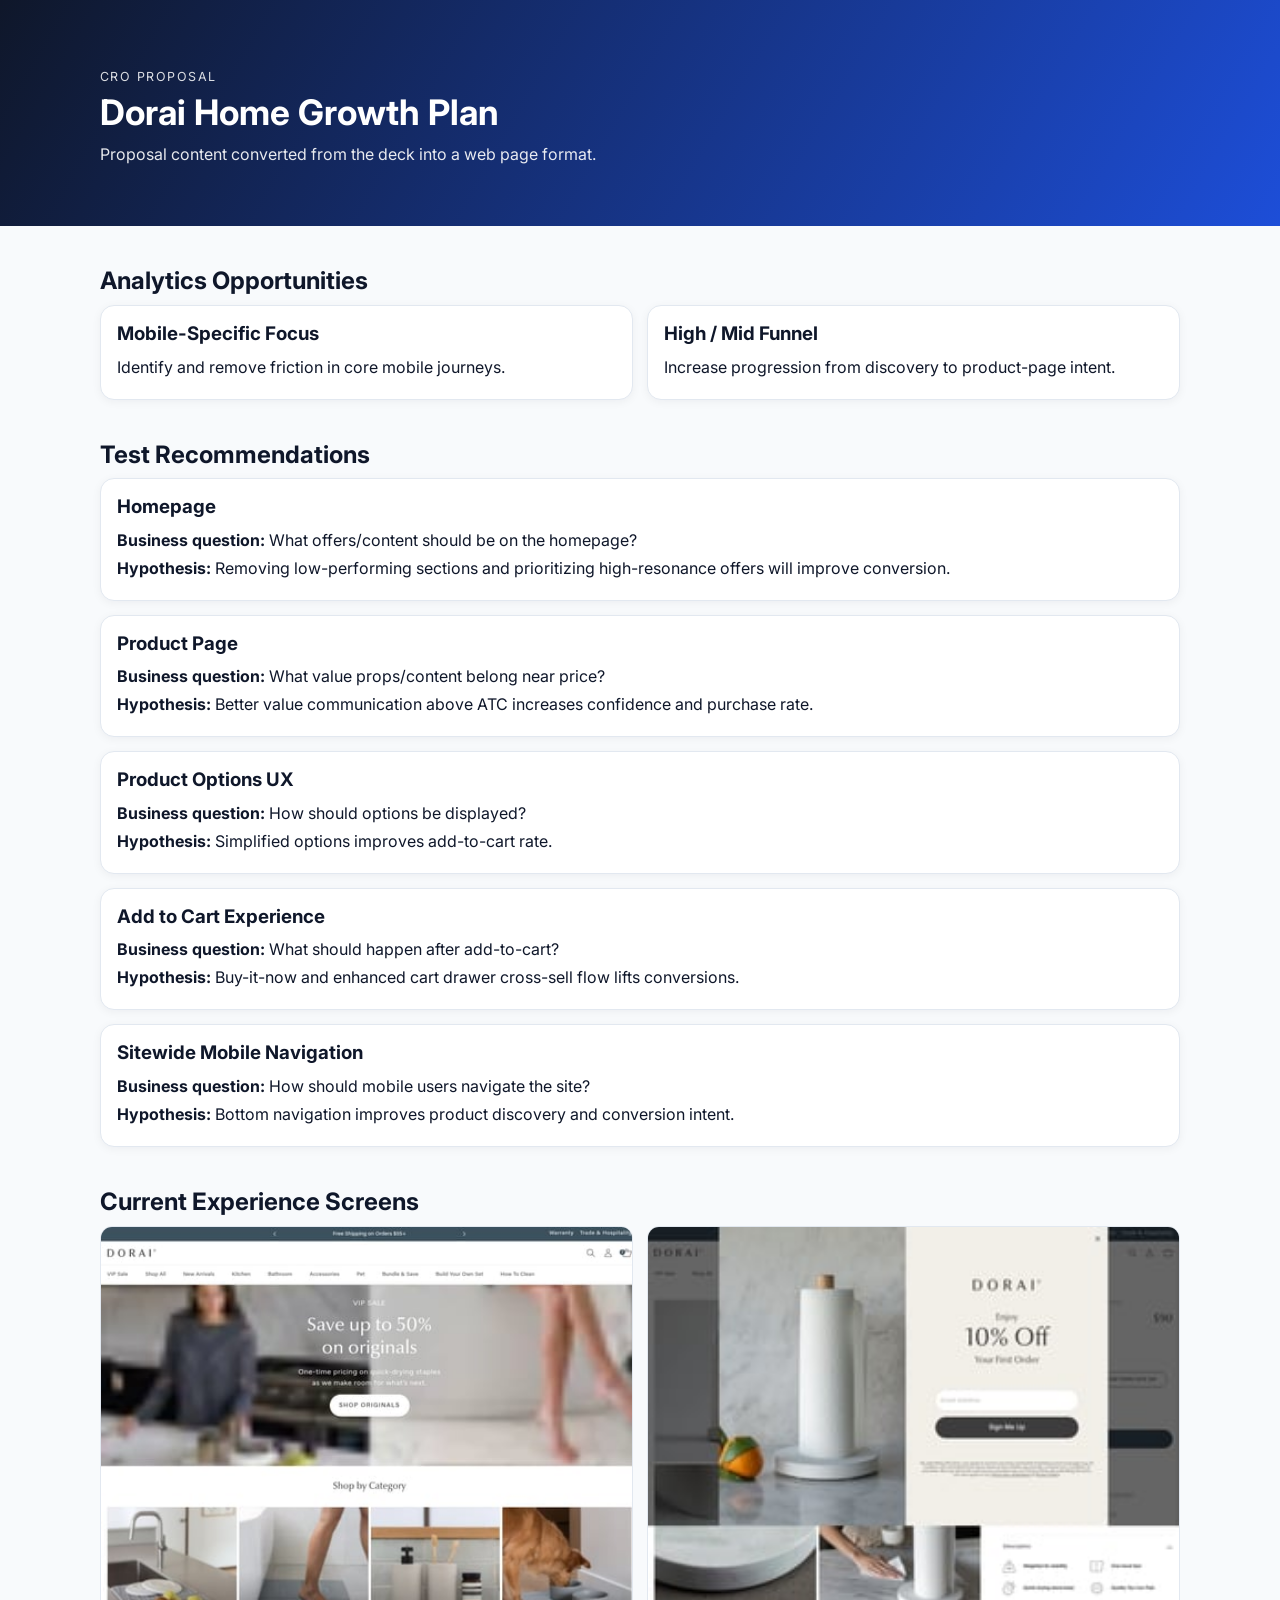
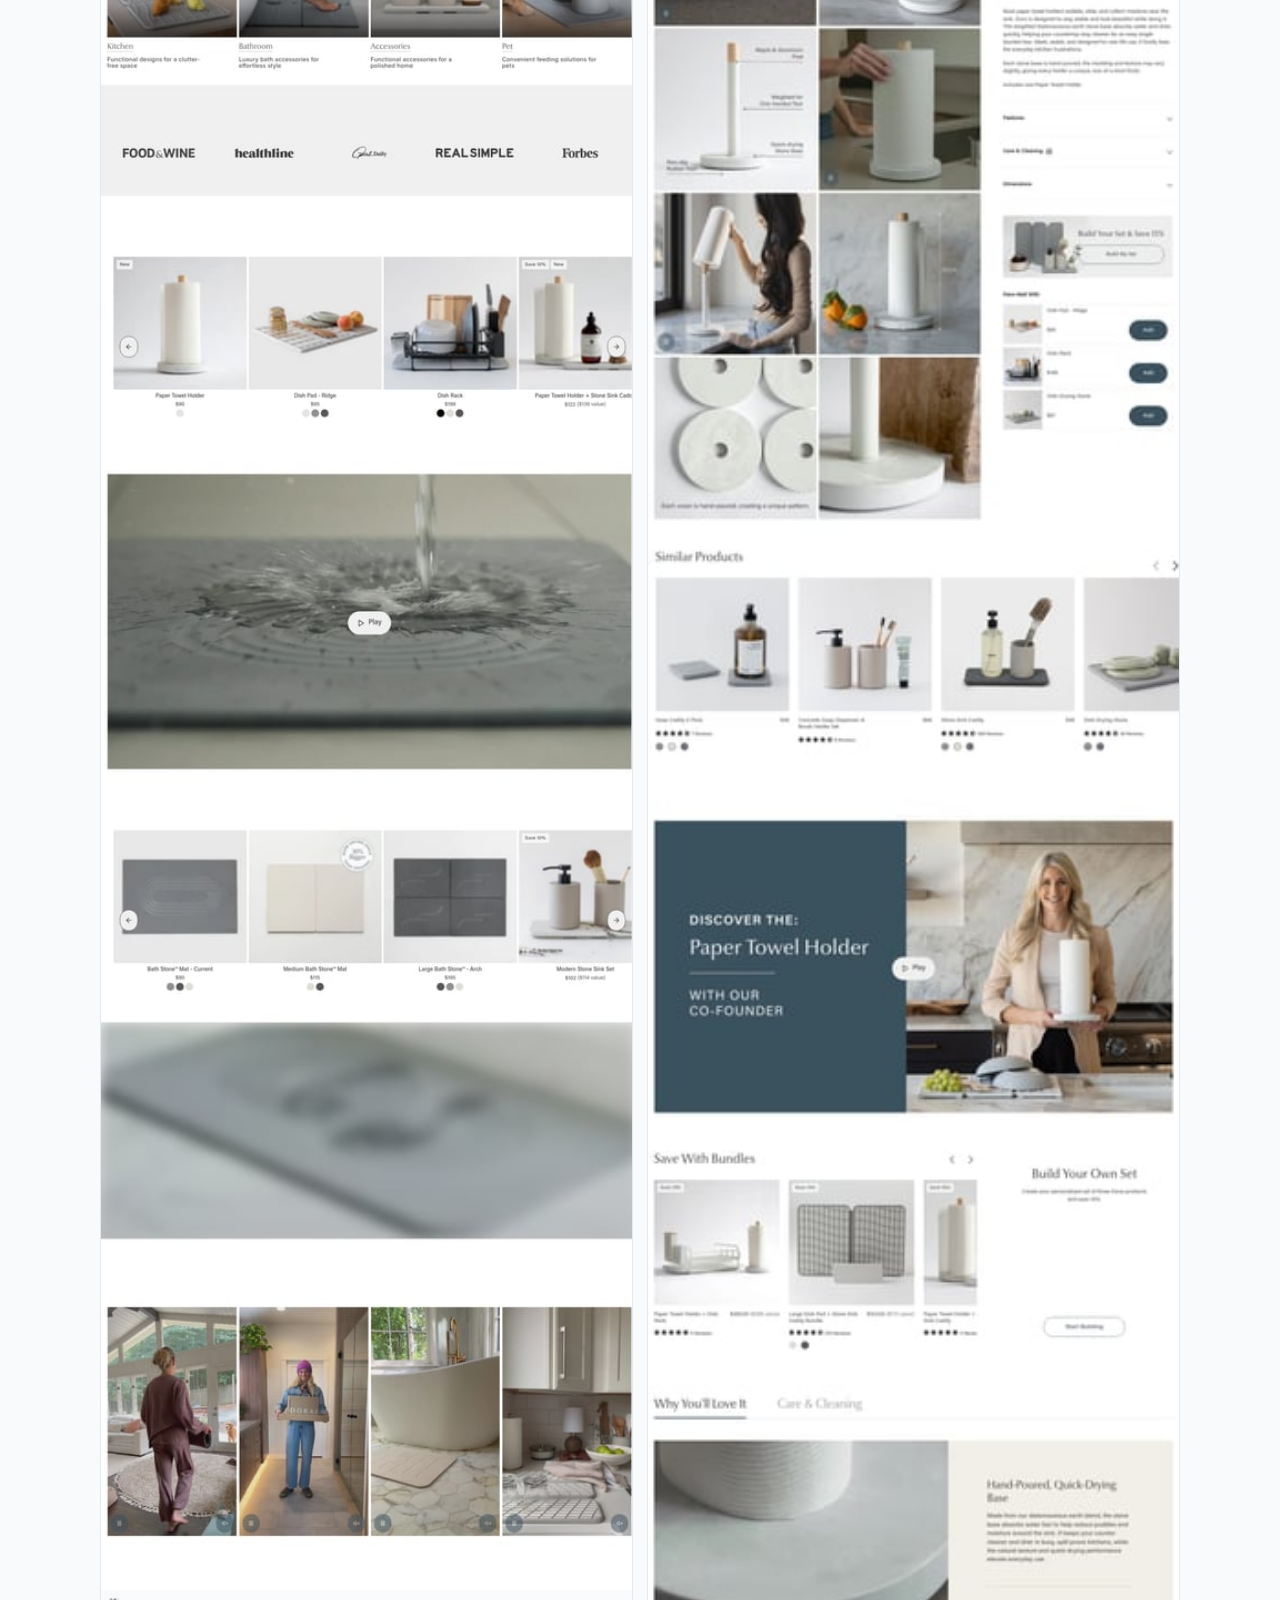
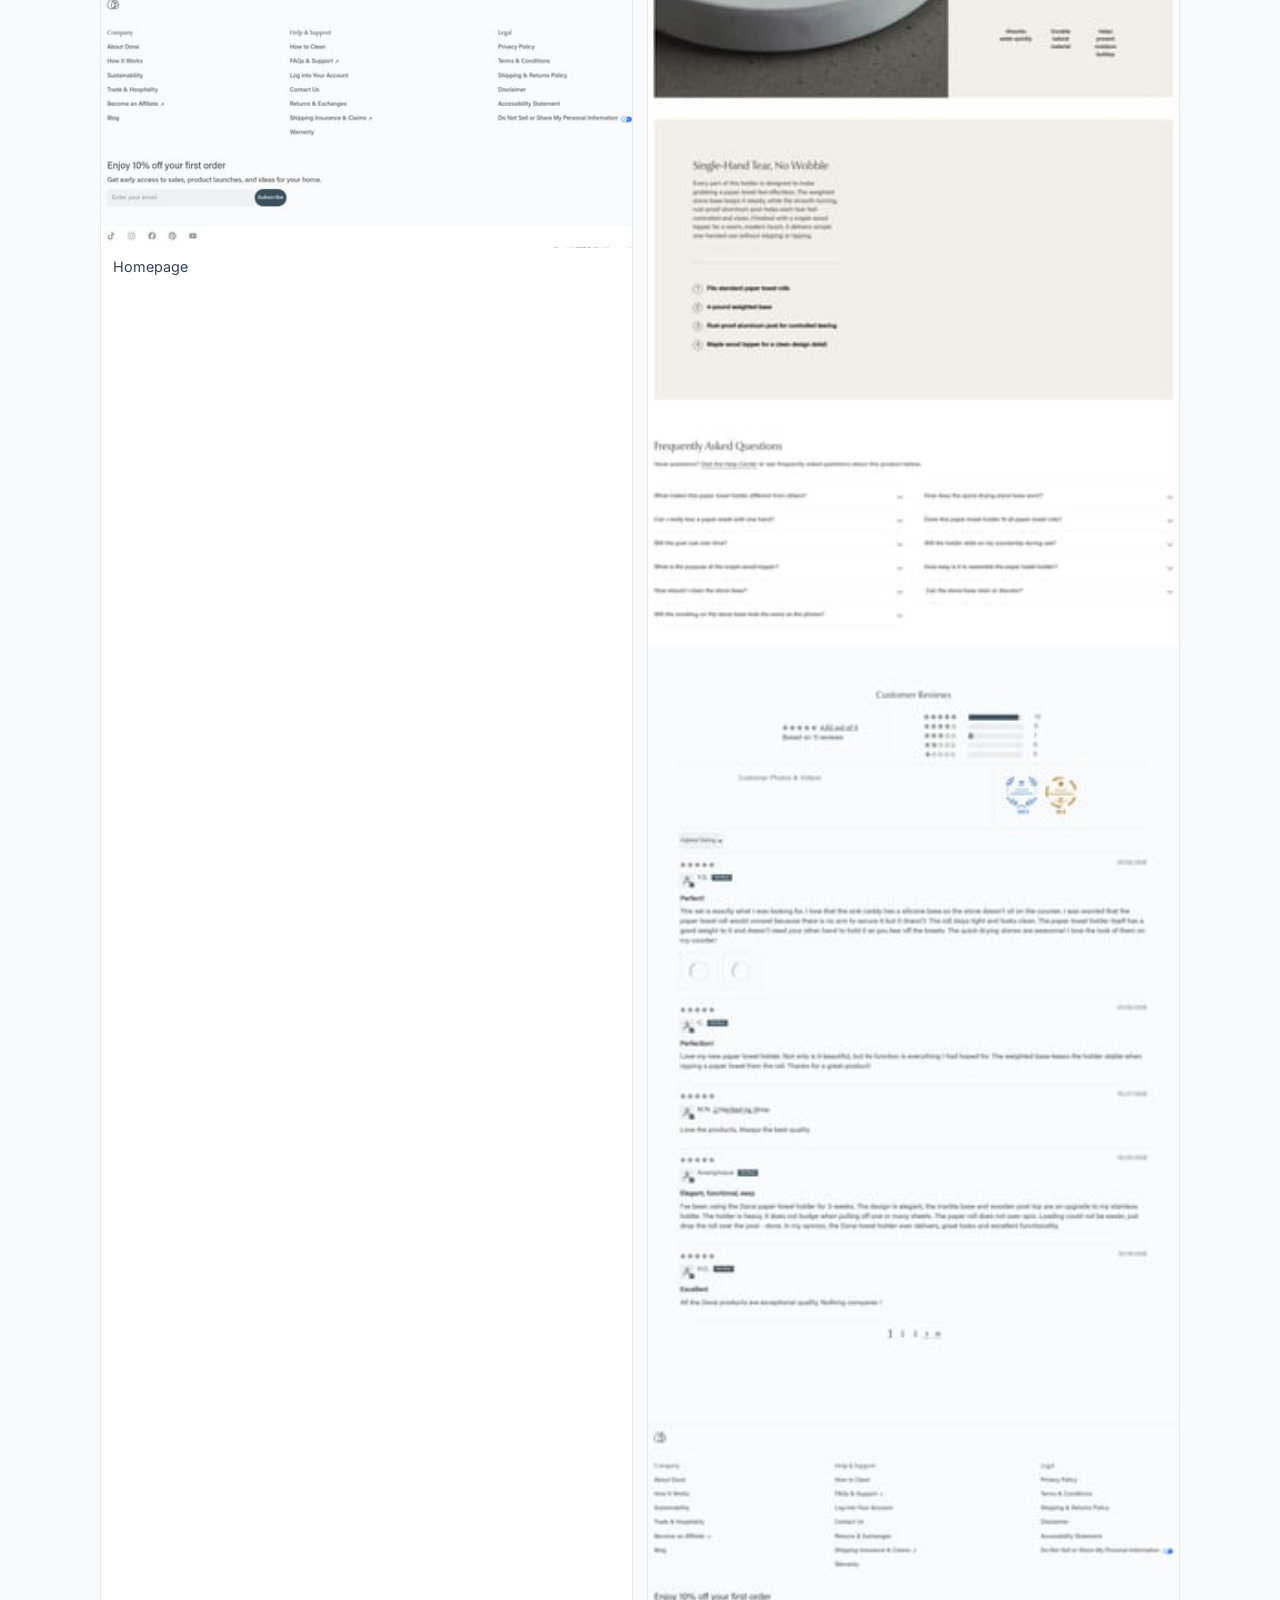
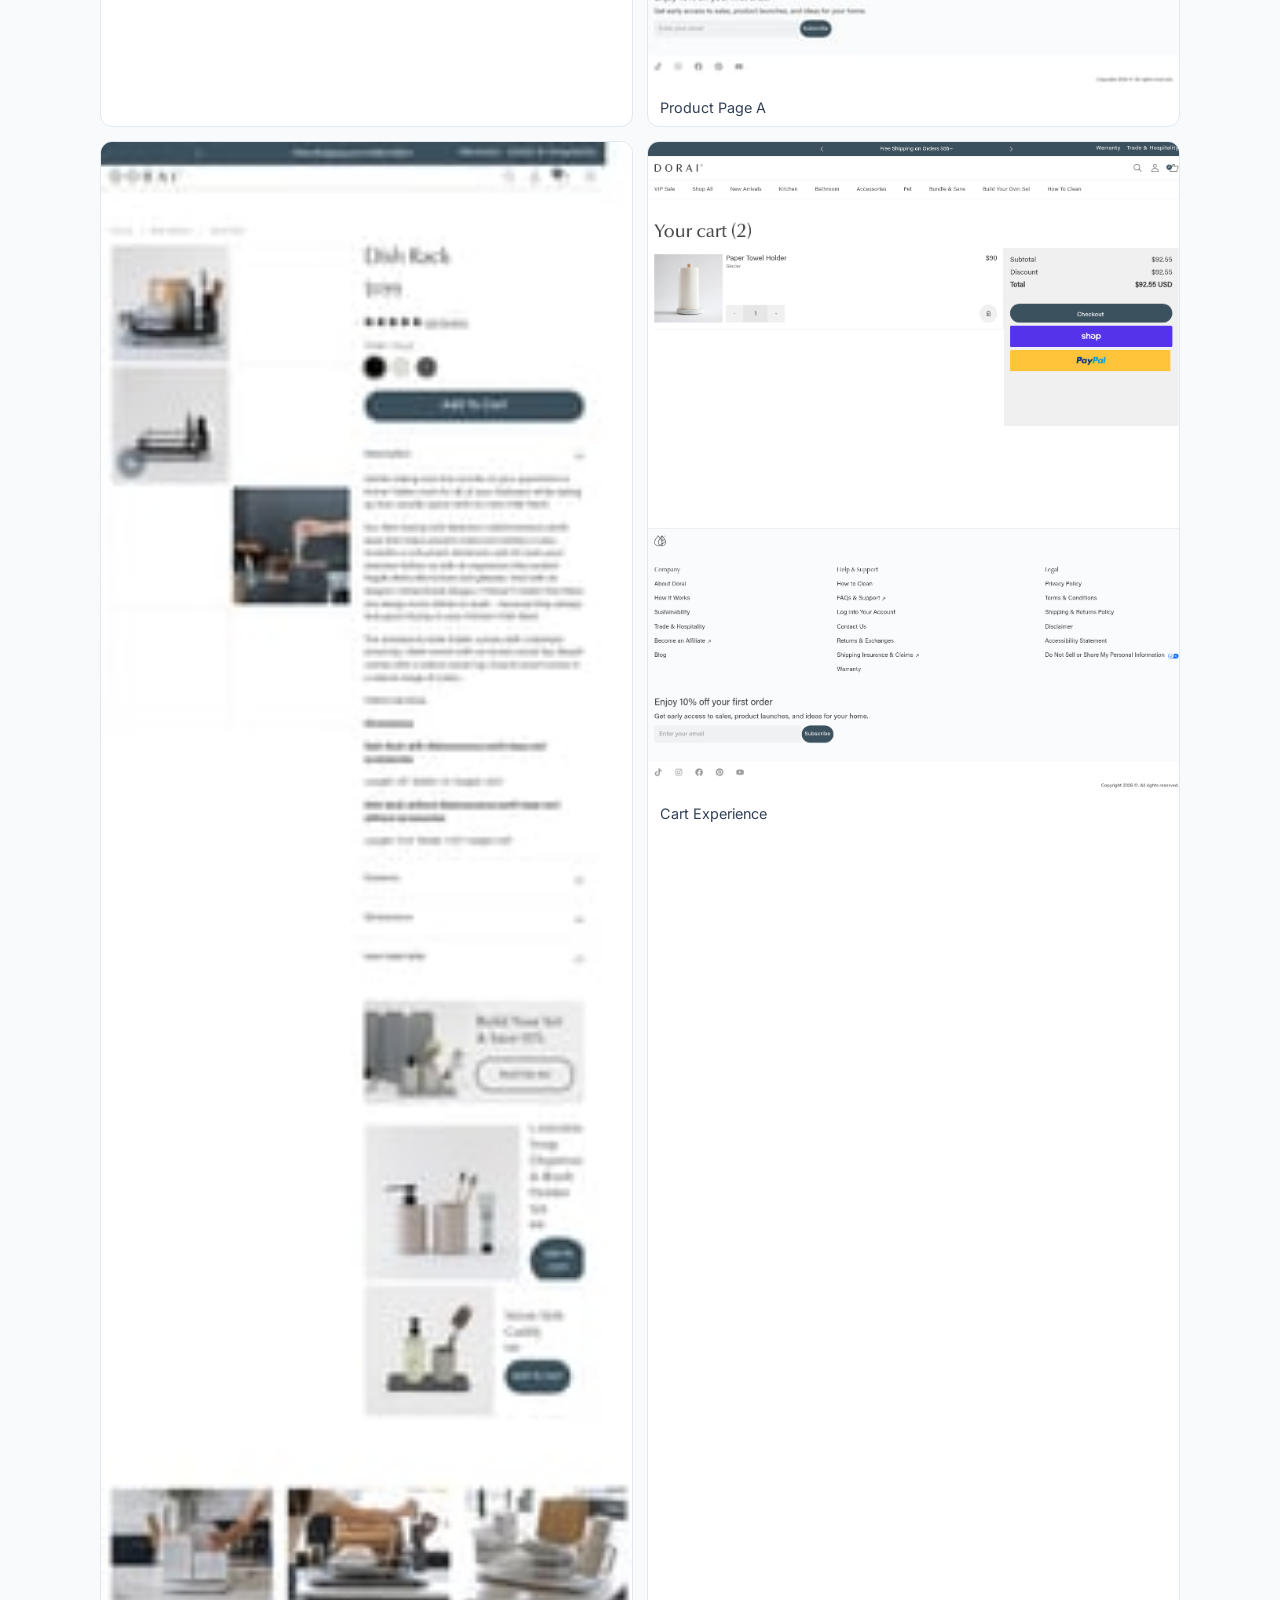
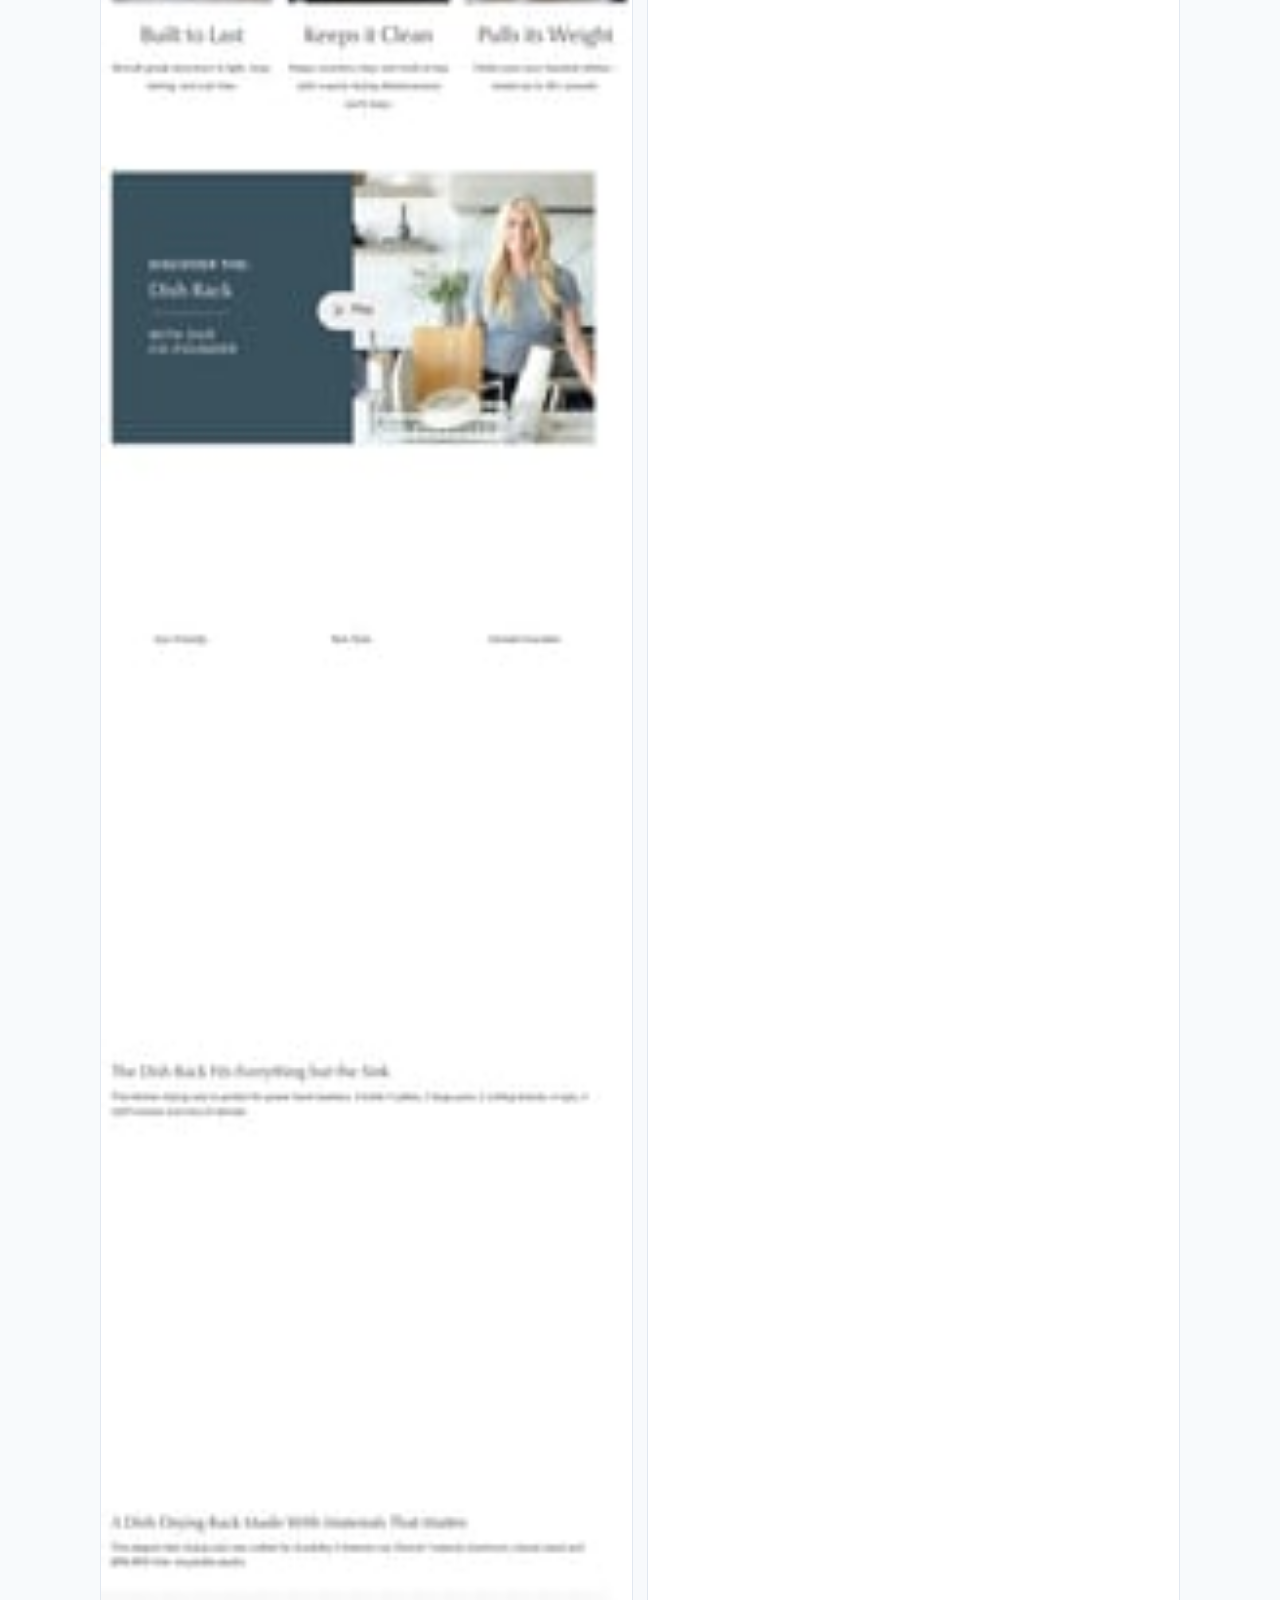
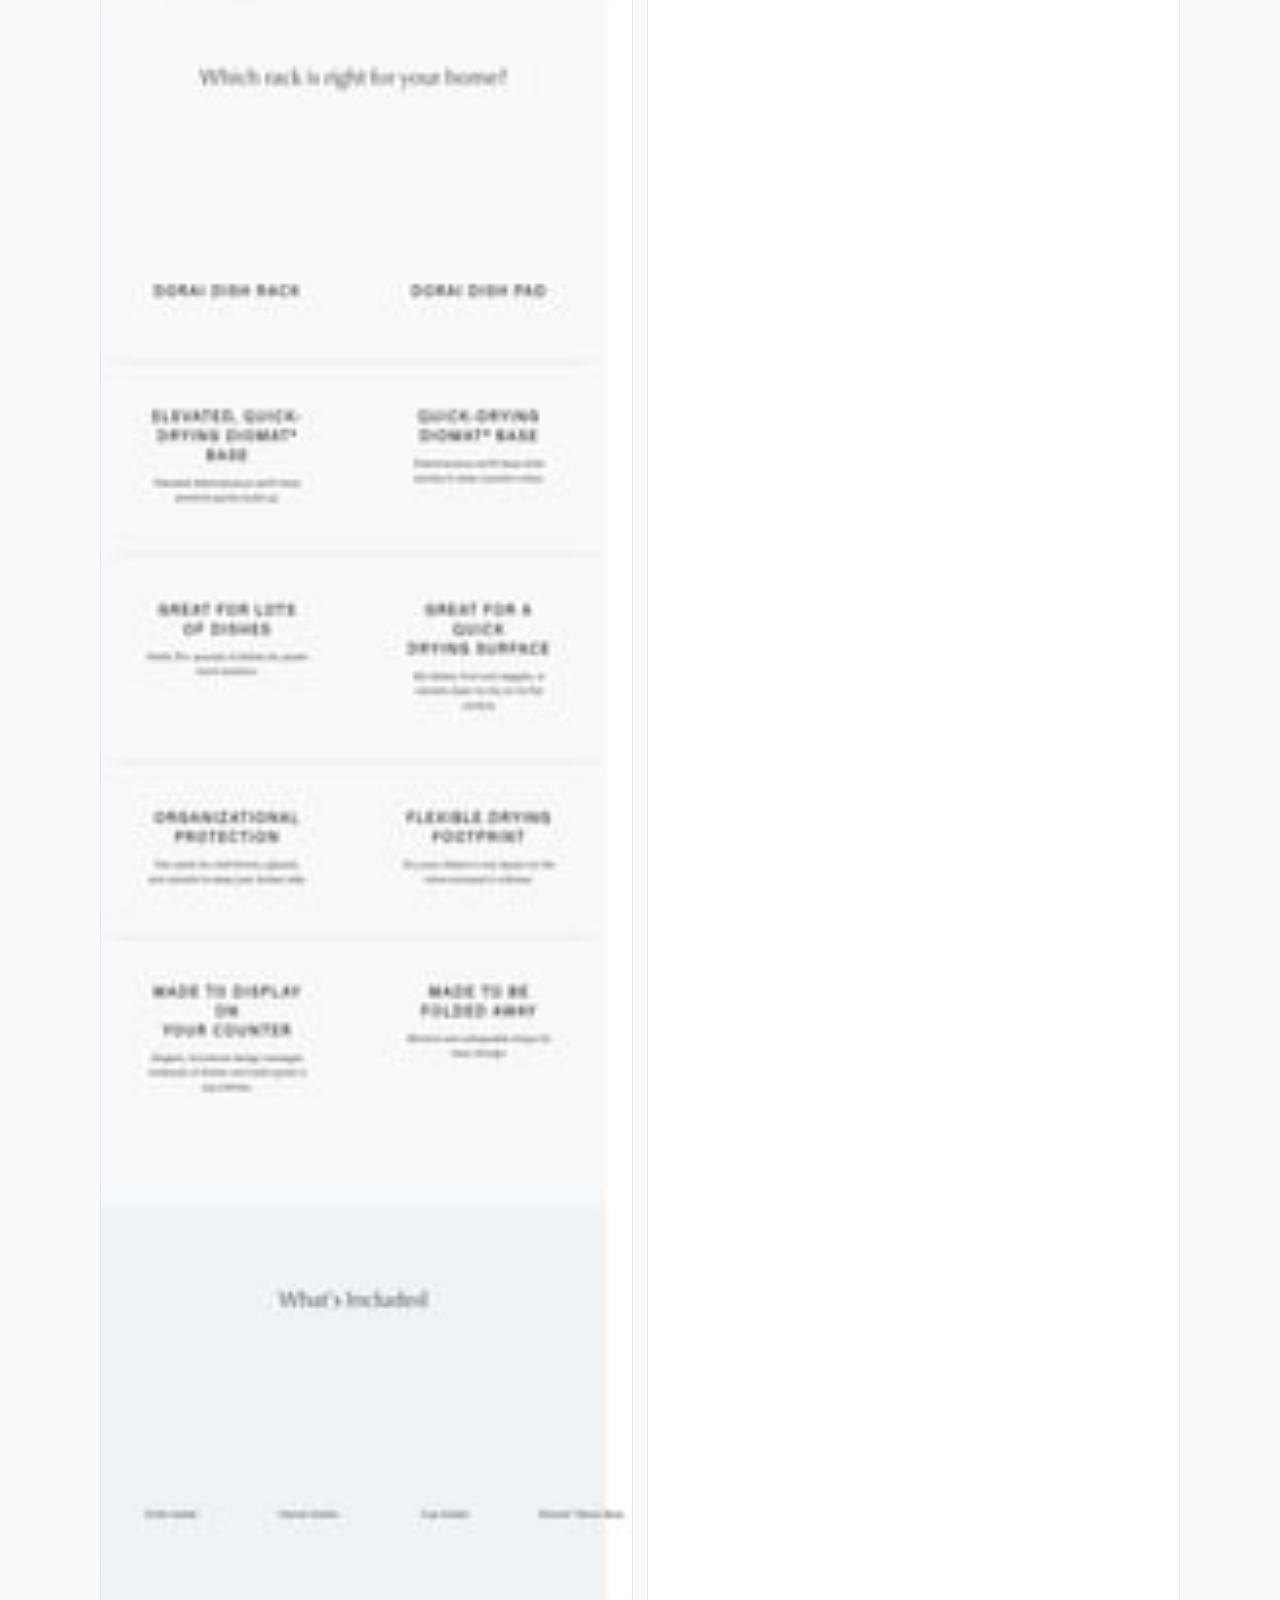
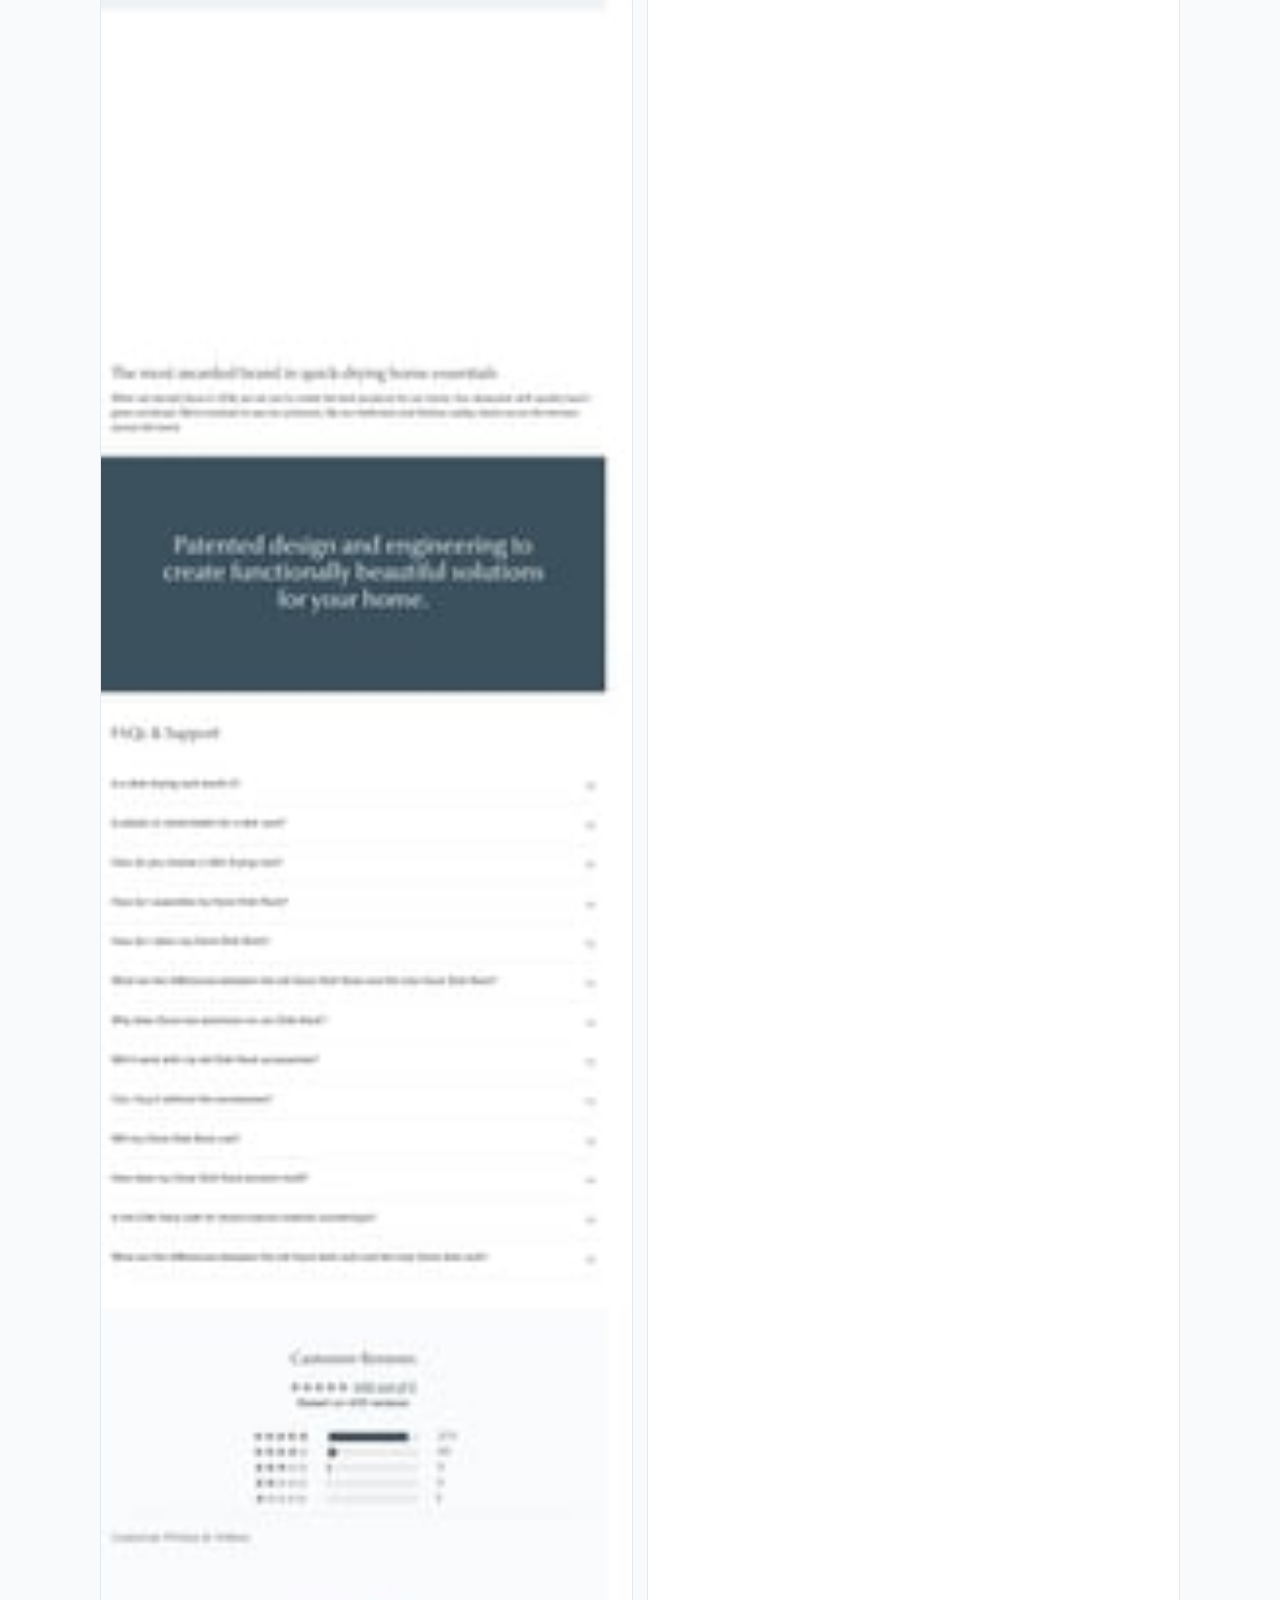
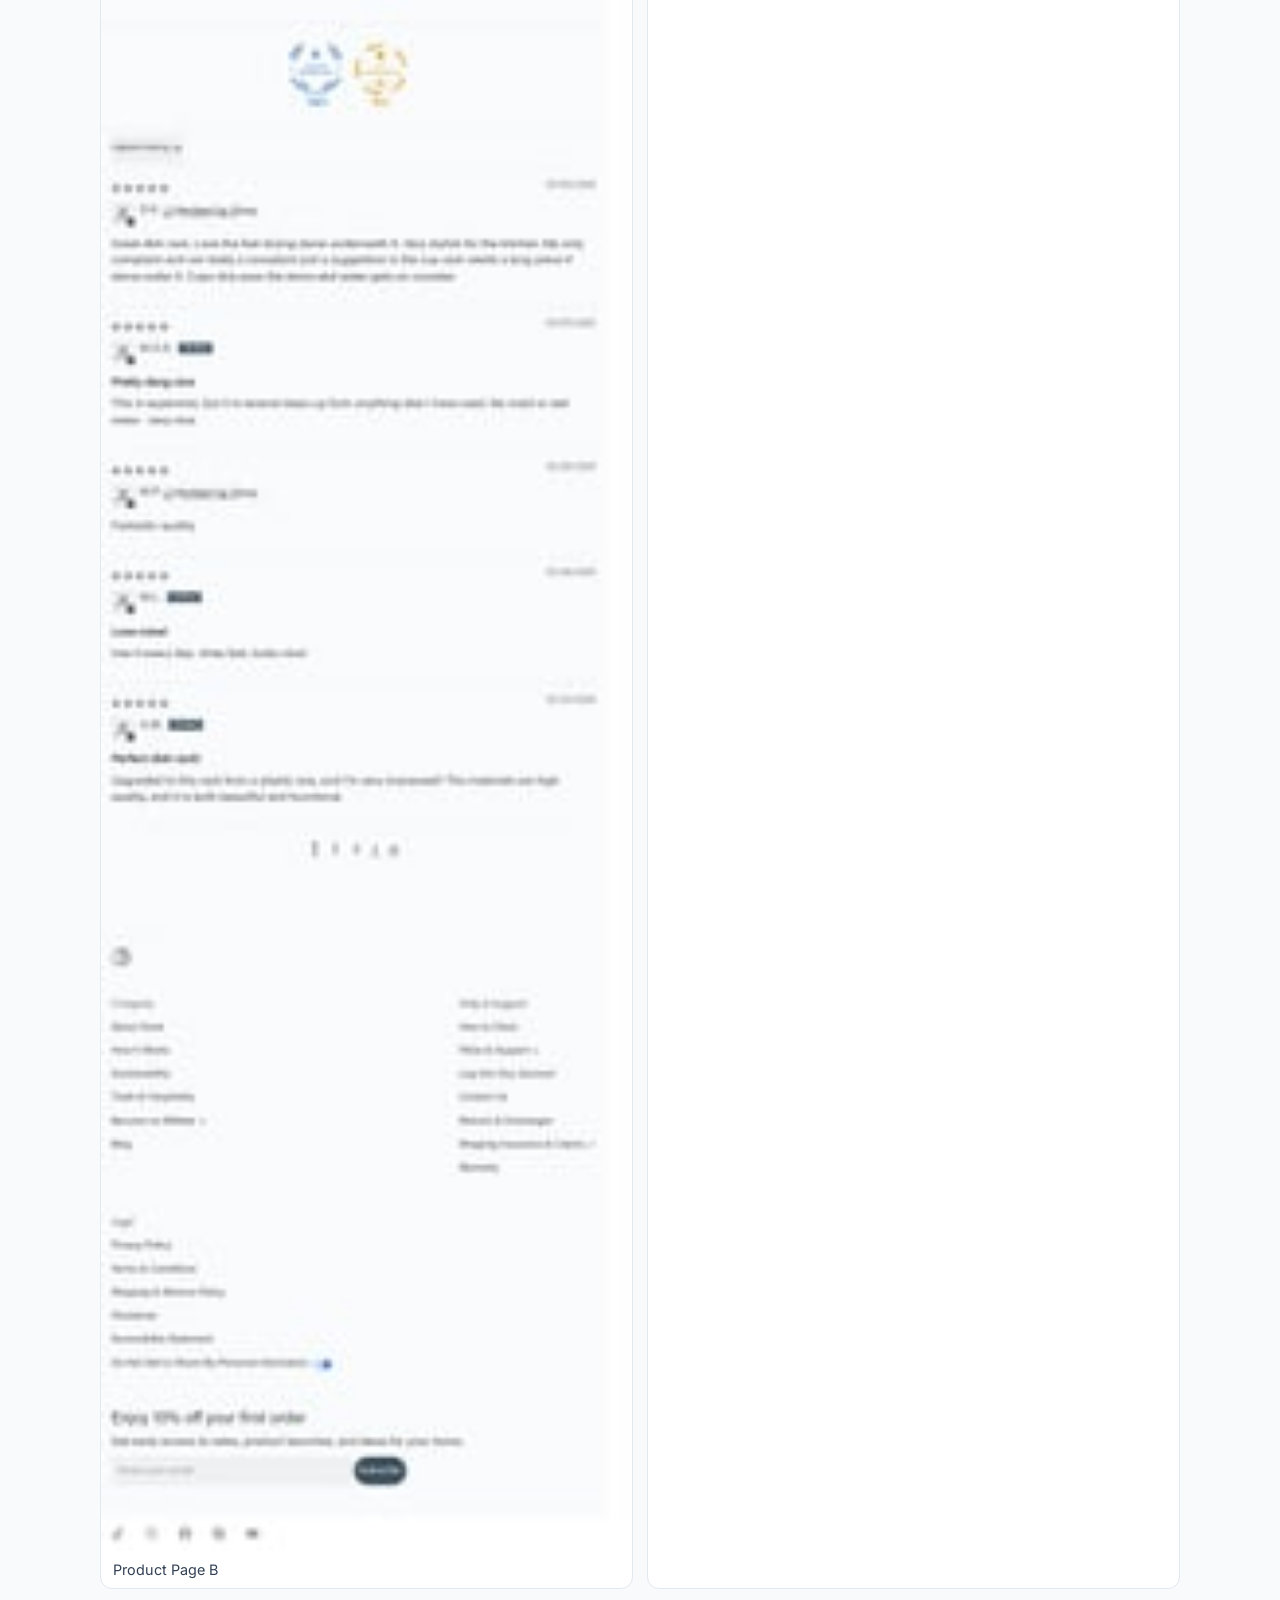
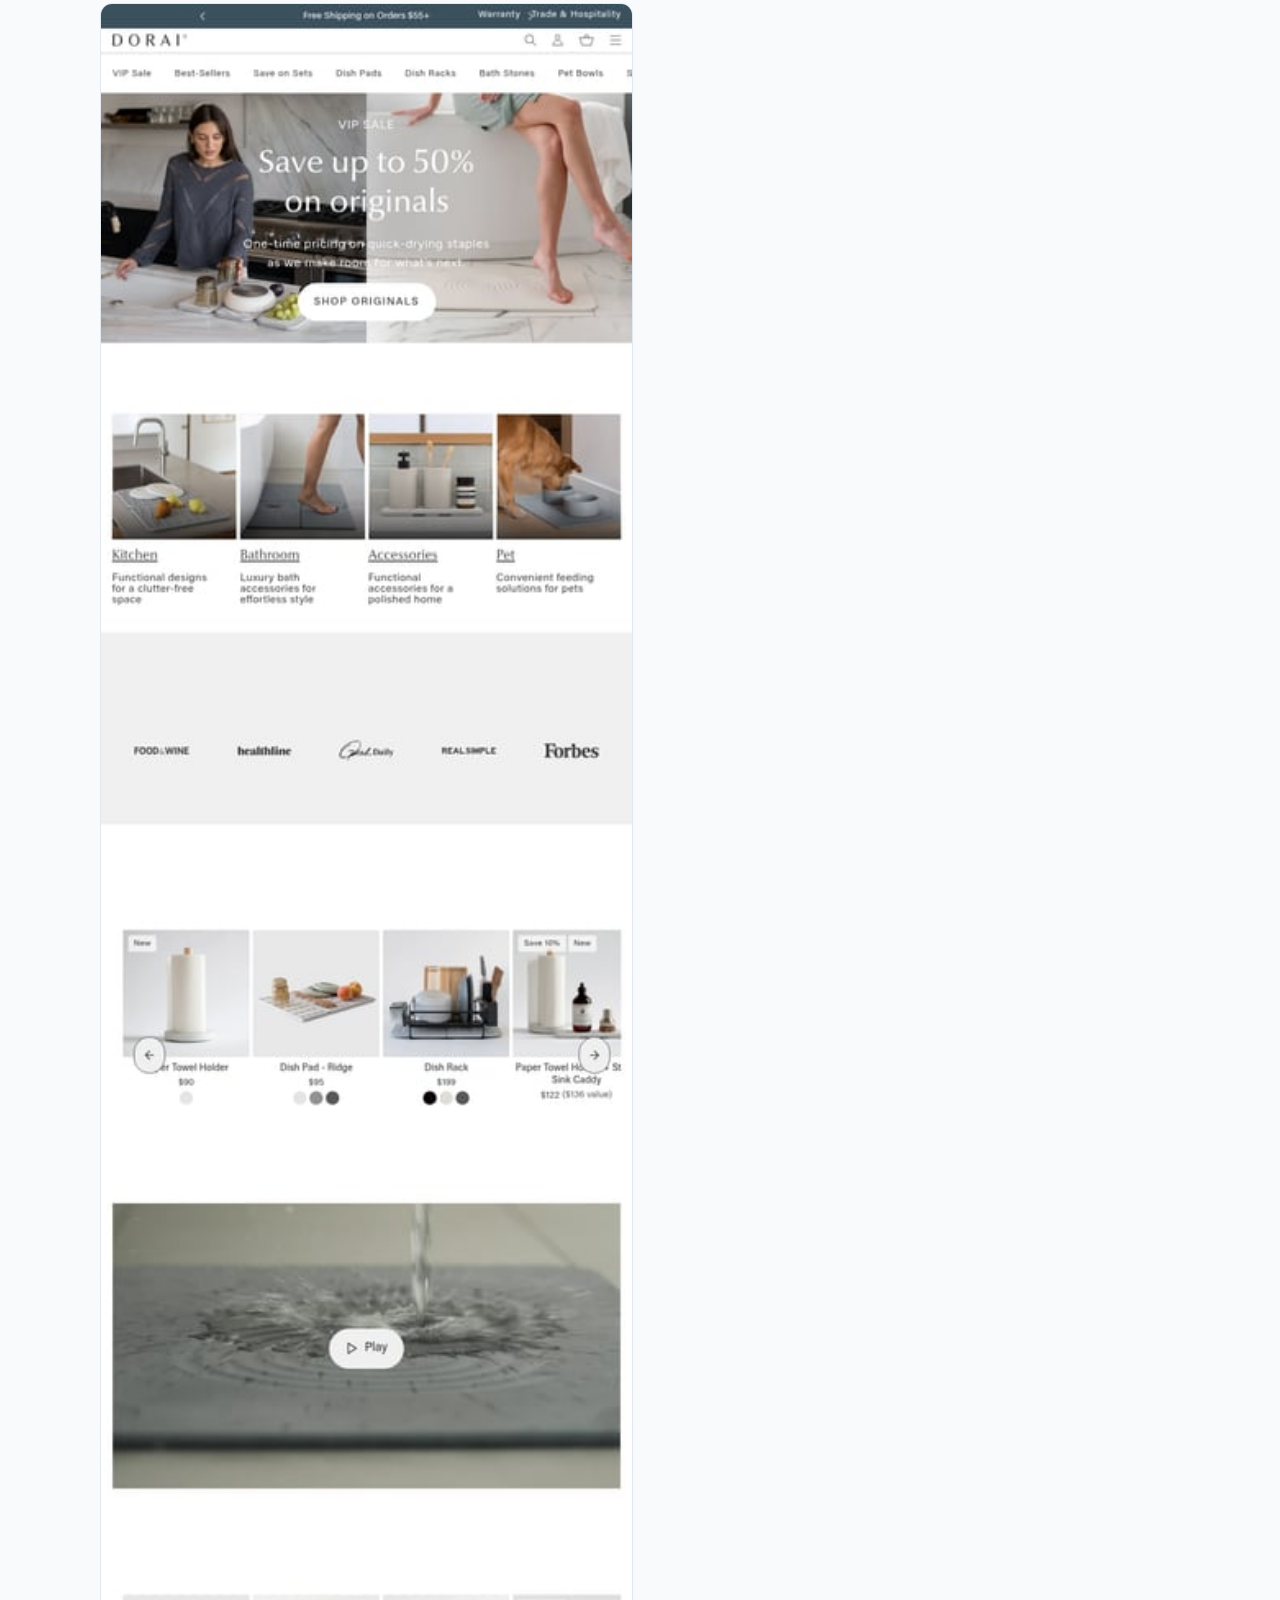
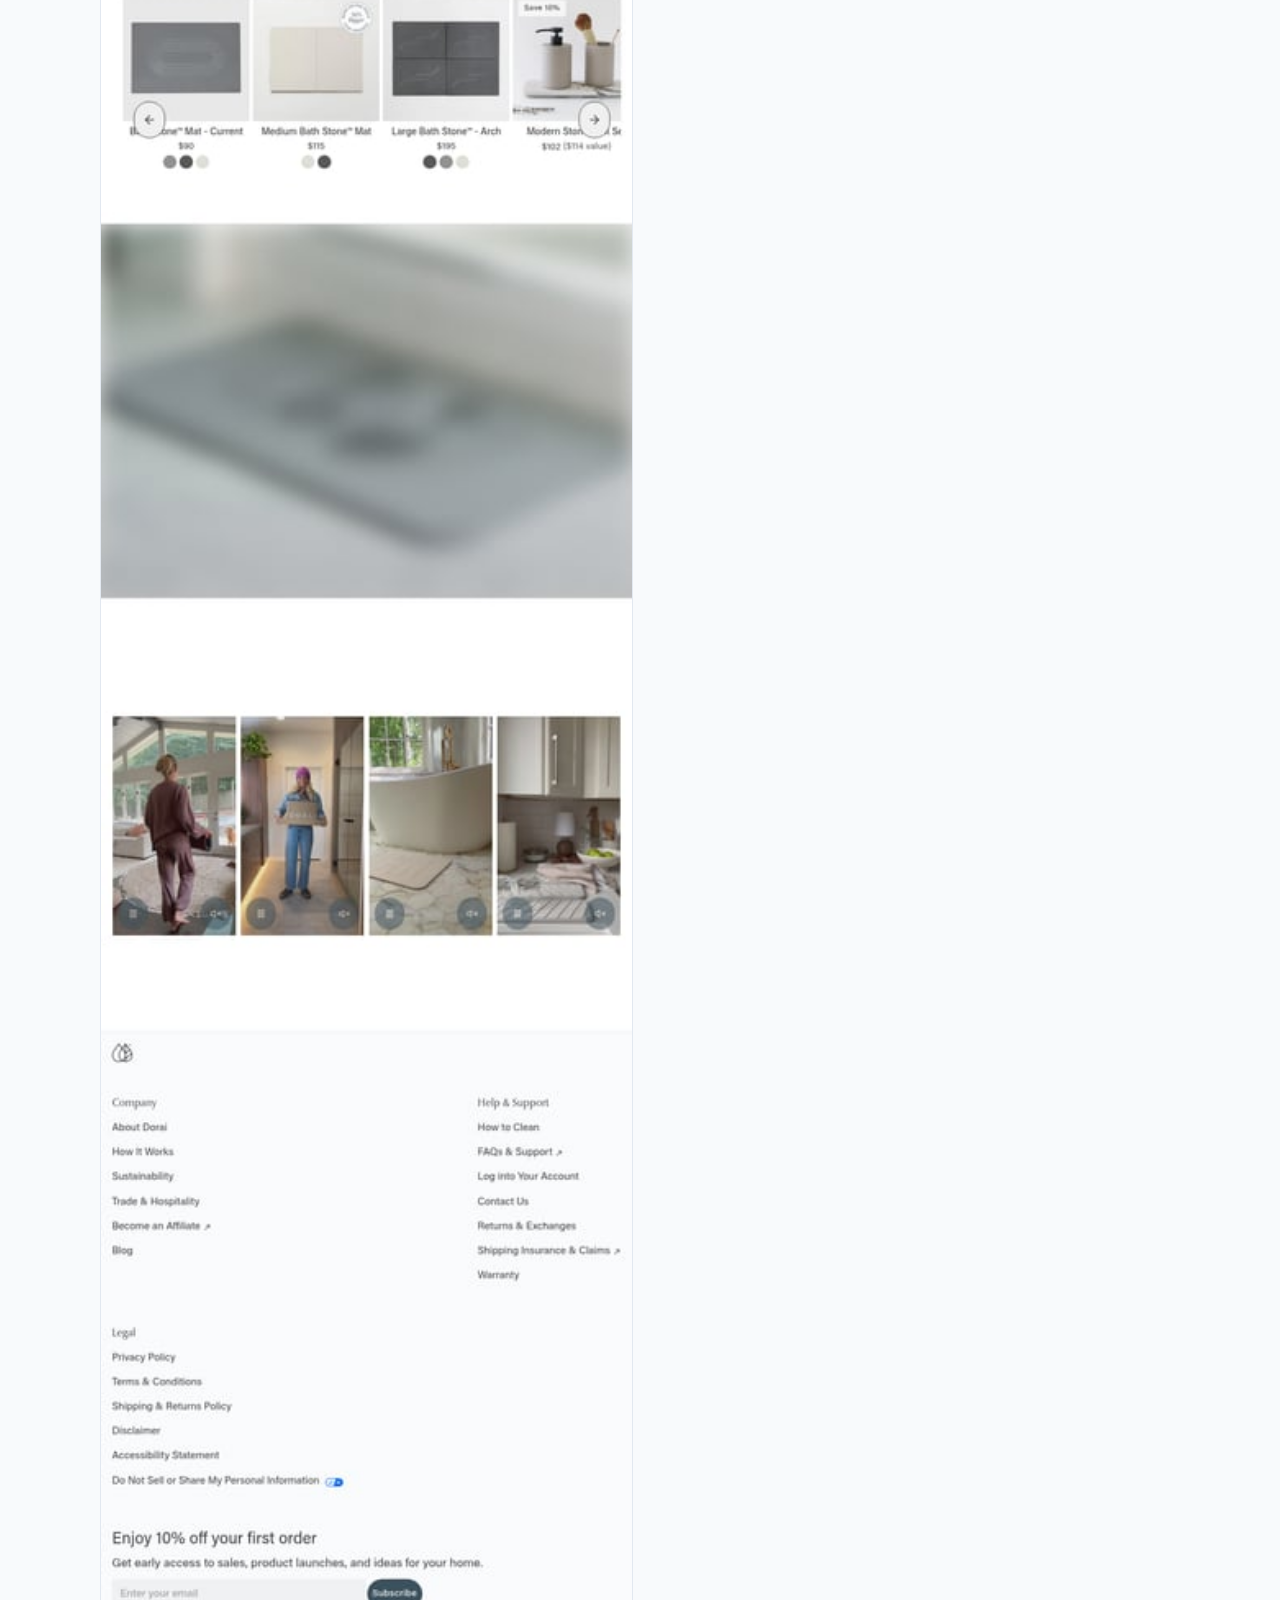
<file: pages/dorai-home-cro/index.html>
<!doctype html>
<html lang="en">
<head>
  <meta charset="UTF-8" />
  <meta name="viewport" content="width=device-width, initial-scale=1.0" />
  <title>Dorai Home CRO Proposal</title>
  <link rel="preconnect" href="https://fonts.googleapis.com">
  <link rel="preconnect" href="https://fonts.gstatic.com" crossorigin>
  <link href="https://fonts.googleapis.com/css2?family=Inter:wght@400;500;600;700;800&display=swap" rel="stylesheet">
  <link rel="stylesheet" href="./styles.css" />
</head>
<body>
  <header class="hero">
    <div class="wrap">
      <p class="eyebrow">CRO Proposal</p>
      <h1>Dorai Home Growth Plan</h1>
      <p class="sub">Proposal content converted from the deck into a web page format.</p>
    </div>
  </header>

  <main class="wrap">
    <section>
      <h2>Analytics Opportunities</h2>
      <div class="cards two">
        <article class="card"><h3>Mobile-Specific Focus</h3><p>Identify and remove friction in core mobile journeys.</p></article>
        <article class="card"><h3>High / Mid Funnel</h3><p>Increase progression from discovery to product-page intent.</p></article>
      </div>
    </section>

    <section>
      <h2>Test Recommendations</h2>
      <div class="cards">
        <article class="card"><h3>Homepage</h3><p><strong>Business question:</strong> What offers/content should be on the homepage?</p><p><strong>Hypothesis:</strong> Removing low-performing sections and prioritizing high-resonance offers will improve conversion.</p></article>
        <article class="card"><h3>Product Page</h3><p><strong>Business question:</strong> What value props/content belong near price?</p><p><strong>Hypothesis:</strong> Better value communication above ATC increases confidence and purchase rate.</p></article>
        <article class="card"><h3>Product Options UX</h3><p><strong>Business question:</strong> How should options be displayed?</p><p><strong>Hypothesis:</strong> Simplified options improves add-to-cart rate.</p></article>
        <article class="card"><h3>Add to Cart Experience</h3><p><strong>Business question:</strong> What should happen after add-to-cart?</p><p><strong>Hypothesis:</strong> Buy-it-now and enhanced cart drawer cross-sell flow lifts conversions.</p></article>
        <article class="card"><h3>Sitewide Mobile Navigation</h3><p><strong>Business question:</strong> How should mobile users navigate the site?</p><p><strong>Hypothesis:</strong> Bottom navigation improves product discovery and conversion intent.</p></article>
      </div>
    </section>

    <section>
      <h2>Current Experience Screens</h2>
      <div class="gallery">
        <figure><img src="./assets/homepage.jpg" alt="Homepage screenshot"><figcaption>Homepage</figcaption></figure>
        <figure><img src="./assets/product1.jpg" alt="Product page screenshot"><figcaption>Product Page A</figcaption></figure>
        <figure><img src="./assets/product2.jpg" alt="Product page screenshot"><figcaption>Product Page B</figcaption></figure>
        <figure><img src="./assets/cart.png" alt="Cart screenshot"><figcaption>Cart Experience</figcaption></figure>
        <figure><img src="./assets/mobile-home.jpg" alt="Mobile homepage screenshot"><figcaption>Mobile Homepage</figcaption></figure>
      </div>
    </section>

    <section class="impact">
      <h2>Projected Impact</h2>
      <p class="big">A 30% increase in conversions could result in an additional <strong>~$54k/month</strong> in revenue.</p>
    </section>

    <section>
      <h2>Pricing</h2>
      <div class="cards three">
        <article class="card plan">
          <h3>Starter Package</h3>
          <p class="price">$3,500 / month</p>
          <ul><li>1 Test / Month</li><li>10–20% avg lift every 3 months</li><li>Strategy, dev, QA, reporting</li></ul>
        </article>
        <article class="card plan highlight">
          <h3>Standard Package</h3>
          <p class="price">$6,500 / month</p>
          <ul><li>2 Tests / Month</li><li>20–30% avg lift every 3 months</li><li>Strategy, dev, QA, reporting</li></ul>
        </article>
        <article class="card plan">
          <h3>Aggressive Package</h3>
          <p class="price">$11,000 / month</p>
          <ul><li>4 Tests / Month</li><li>30–40% avg lift every 3 months</li><li>Strategy, dev, QA, reporting</li></ul>
        </article>
      </div>
    </section>

    <footer class="footer">
      <h2>#LetsMakeMagicHappen</h2>
    </footer>
  </main>
</body>
</html>
</file>
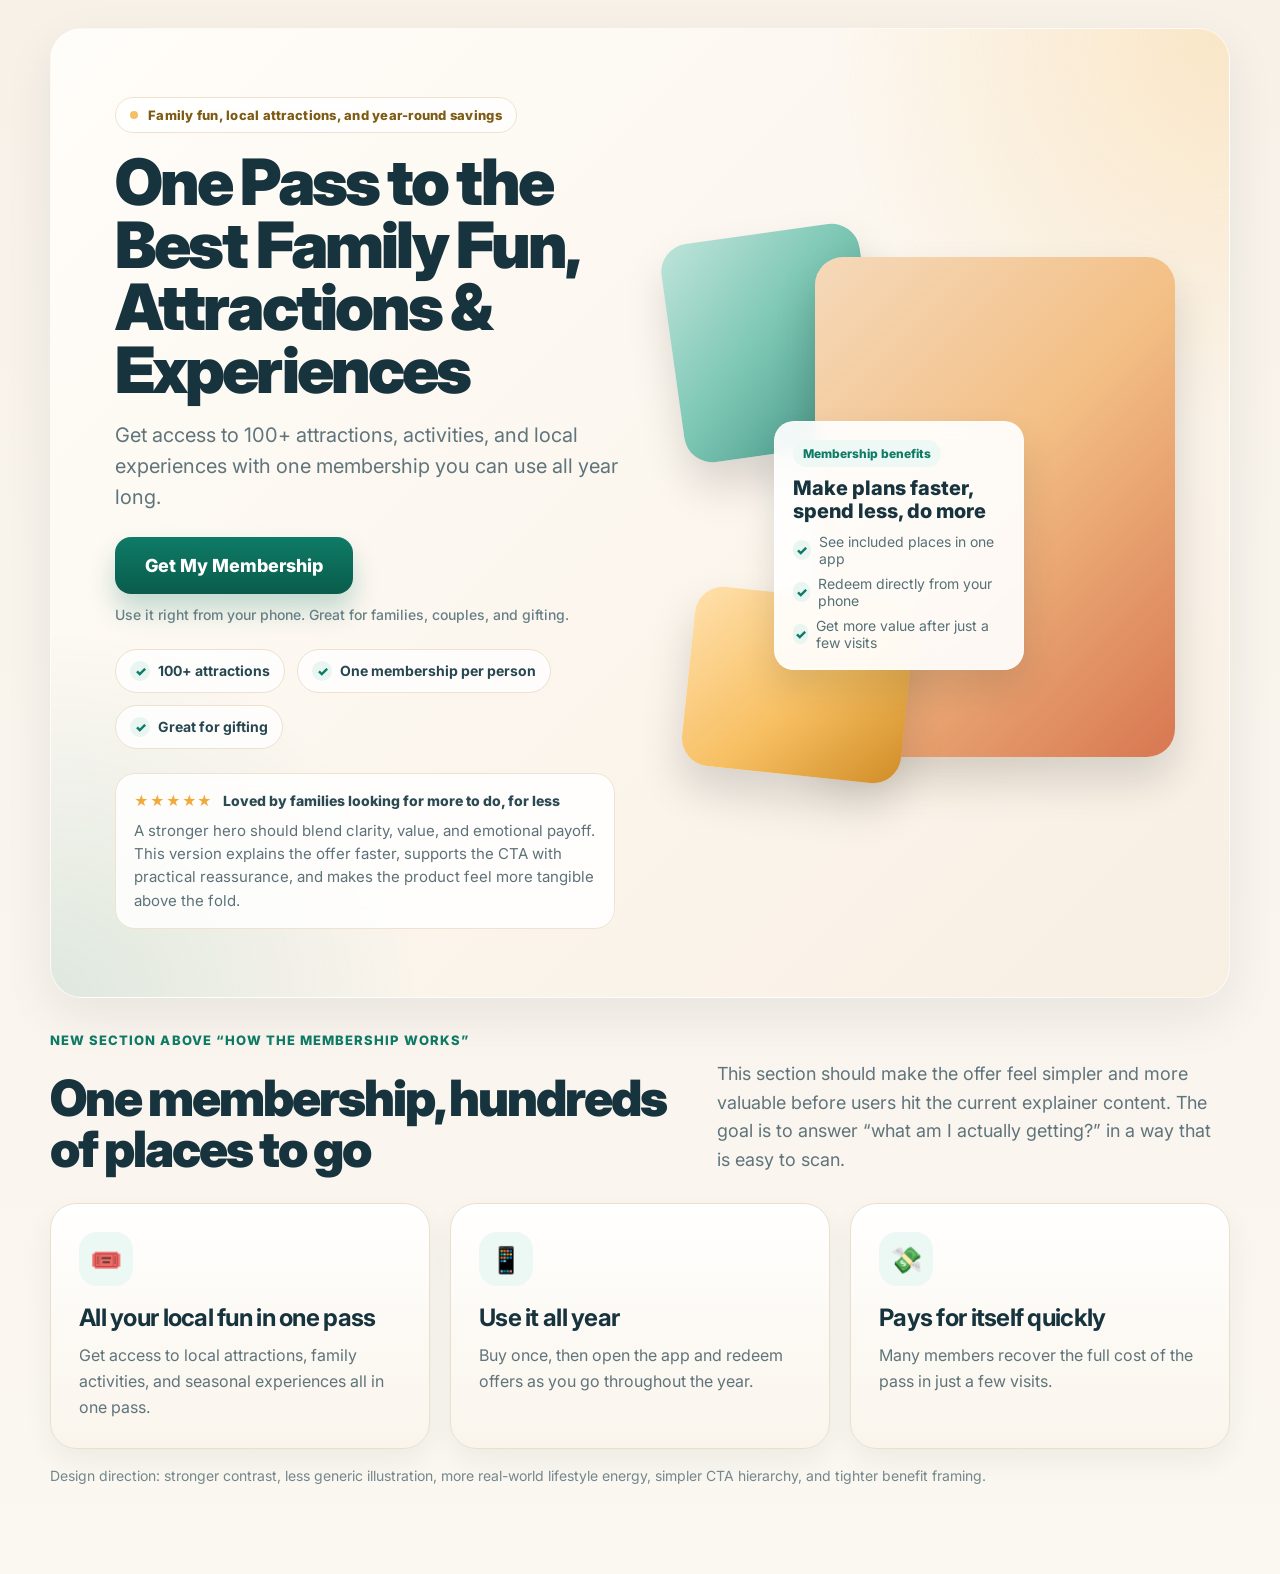
<file: pages/getout-homepage-mockup/index.html>
<!doctype html>
<html lang="en">
<head>
  <meta charset="UTF-8" />
  <meta name="viewport" content="width=device-width, initial-scale=1.0" />
  <title>GetOut Homepage Mockup</title>
  <link rel="preconnect" href="https://fonts.googleapis.com">
  <link rel="preconnect" href="https://fonts.gstatic.com" crossorigin>
  <link href="https://fonts.googleapis.com/css2?family=Inter:wght@400;500;600;700;800;900&display=swap" rel="stylesheet">
  <style>
    :root {
      --bg: #fbf7f1;
      --surface: #ffffff;
      --surface-soft: #f7f1e8;
      --text: #17333d;
      --muted: #5f747b;
      --line: #eadfce;
      --green: #0e7b66;
      --green-dark: #0a5c4c;
      --gold: #f6bf63;
      --shadow: 0 18px 50px rgba(24, 41, 46, 0.08);
      --radius: 24px;
      --wrap: 1180px;
    }
    * { box-sizing: border-box; }
    body {
      margin: 0;
      font-family: Inter, Arial, sans-serif;
      background: linear-gradient(180deg, #f7f1e8 0%, #fbf7f1 100%);
      color: var(--text);
    }
    .page {
      min-height: 100vh;
    }
    .wrap {
      width: min(var(--wrap), calc(100% - 40px));
      margin: 0 auto;
    }
    .hero {
      padding: 28px 0 24px;
    }
    .hero-shell {
      position: relative;
      overflow: hidden;
      border: 1px solid rgba(255,255,255,.7);
      border-radius: 32px;
      background:
        radial-gradient(circle at top right, rgba(246,191,99,.28), transparent 26%),
        radial-gradient(circle at bottom left, rgba(14,123,102,.12), transparent 24%),
        linear-gradient(135deg, #fffdf9 0%, #f8efe3 100%);
      box-shadow: var(--shadow);
    }
    .hero-grid {
      display: grid;
      grid-template-columns: 1.04fr .96fr;
      align-items: center;
      min-height: 690px;
    }
    .hero-copy {
      padding: 68px 0 68px 64px;
      position: relative;
      z-index: 2;
    }
    .eyebrow {
      display: inline-flex;
      align-items: center;
      gap: 10px;
      padding: 9px 14px;
      border-radius: 999px;
      background: rgba(255,255,255,.78);
      border: 1px solid #efe1cf;
      color: #7d5b14;
      font-size: 13px;
      font-weight: 800;
      letter-spacing: .02em;
      backdrop-filter: blur(8px);
    }
    .eyebrow::before {
      content: "";
      width: 8px;
      height: 8px;
      border-radius: 999px;
      background: var(--gold);
    }
    h1 {
      margin: 18px 0 18px;
      max-width: 600px;
      font-size: clamp(46px, 5vw, 68px);
      line-height: .98;
      letter-spacing: -0.045em;
      font-weight: 900;
    }
    .sub {
      max-width: 580px;
      margin: 0 0 24px;
      font-size: 20px;
      line-height: 1.55;
      color: var(--muted);
    }
    .hero-actions {
      display: flex;
      flex-direction: column;
      align-items: flex-start;
      gap: 12px;
      margin-bottom: 26px;
    }
    .cta {
      display: inline-flex;
      align-items: center;
      justify-content: center;
      padding: 18px 30px;
      border-radius: 16px;
      text-decoration: none;
      background: linear-gradient(180deg, var(--green) 0%, var(--green-dark) 100%);
      color: #fff;
      font-weight: 800;
      font-size: 18px;
      box-shadow: 0 16px 26px rgba(14,123,102,.24);
    }
    .micro {
      font-size: 14px;
      color: #678086;
      font-weight: 500;
    }
    .benefit-row {
      display: flex;
      flex-wrap: wrap;
      gap: 12px;
      margin-bottom: 24px;
    }
    .benefit-pill {
      display: inline-flex;
      align-items: center;
      gap: 8px;
      padding: 11px 14px;
      border-radius: 999px;
      background: rgba(255,255,255,.82);
      border: 1px solid #eee1d0;
      color: #264750;
      font-size: 14px;
      font-weight: 700;
    }
    .check {
      width: 20px;
      height: 20px;
      display: inline-flex;
      align-items: center;
      justify-content: center;
      border-radius: 999px;
      background: #e8f5f1;
      color: var(--green);
      font-size: 13px;
      font-weight: 900;
    }
    .proof-card {
      max-width: 500px;
      padding: 18px 18px 16px;
      border-radius: 20px;
      background: rgba(255,255,255,.84);
      border: 1px solid #efe2d2;
      backdrop-filter: blur(8px);
    }
    .proof-top {
      display: flex;
      align-items: center;
      gap: 10px;
      margin-bottom: 10px;
      color: #2b4a52;
      font-size: 14px;
      font-weight: 800;
    }
    .stars { color: #f0a93a; letter-spacing: .06em; }
    .proof-copy {
      margin: 0;
      color: #5d7278;
      font-size: 15px;
      line-height: 1.55;
    }
    .hero-visual {
      position: relative;
      min-height: 690px;
      padding: 42px 54px 42px 0;
      display: flex;
      align-items: center;
      justify-content: center;
    }
    .glow {
      position: absolute;
      inset: auto 80px 54px auto;
      width: 400px;
      height: 400px;
      border-radius: 999px;
      background: radial-gradient(circle, rgba(246,191,99,.22) 0%, rgba(246,191,99,0) 72%);
      filter: blur(6px);
    }
    .photo-stack {
      position: relative;
      width: min(520px, 100%);
      height: 560px;
    }
    .photo-card {
      position: absolute;
      overflow: hidden;
      border-radius: 28px;
      box-shadow: 0 24px 44px rgba(0,0,0,.14);
      background: #ddd;
    }
    .photo-card.large {
      right: 0;
      top: 24px;
      width: 360px;
      height: 500px;
      background: linear-gradient(135deg, #f5d9ba 0%, #f3bf85 46%, #d77751 100%);
    }
    .photo-card.small-a {
      left: 8px;
      top: 0;
      width: 200px;
      height: 220px;
      background: linear-gradient(135deg, #bfe4da 0%, #7fc8b6 45%, #3a8b7b 100%);
      transform: rotate(-8deg);
    }
    .photo-card.small-b {
      left: 24px;
      bottom: 18px;
      width: 220px;
      height: 180px;
      background: linear-gradient(135deg, #ffe0ac 0%, #f7bf62 55%, #d08d27 100%);
      transform: rotate(6deg);
    }
    .overlay-card {
      position: absolute;
      left: 110px;
      top: 188px;
      width: 250px;
      padding: 18px;
      border-radius: 20px;
      background: rgba(255,255,255,.92);
      border: 1px solid rgba(255,255,255,.6);
      box-shadow: 0 18px 35px rgba(14, 31, 36, 0.12);
      backdrop-filter: blur(8px);
    }
    .overlay-label {
      display: inline-block;
      margin-bottom: 10px;
      padding: 6px 10px;
      border-radius: 999px;
      background: #eef8f4;
      color: var(--green);
      font-size: 12px;
      font-weight: 800;
    }
    .overlay-title {
      margin: 0 0 10px;
      font-size: 20px;
      line-height: 1.15;
      font-weight: 800;
    }
    .overlay-list {
      display: grid;
      gap: 8px;
      color: #557076;
      font-size: 14px;
    }
    .overlay-list div {
      display: flex;
      gap: 8px;
      align-items: center;
    }
    .explain {
      padding: 10px 0 90px;
    }
    .section-label {
      margin-bottom: 12px;
      color: #0e7b66;
      font-size: 13px;
      font-weight: 800;
      letter-spacing: .08em;
      text-transform: uppercase;
    }
    .explain-head {
      display: grid;
      grid-template-columns: 1.1fr .9fr;
      gap: 40px;
      align-items: end;
      margin-bottom: 28px;
    }
    h2 {
      margin: 0;
      font-size: clamp(34px, 4vw, 50px);
      line-height: 1.02;
      letter-spacing: -0.04em;
      font-weight: 900;
    }
    .explain-intro {
      margin: 0;
      max-width: 500px;
      color: var(--muted);
      font-size: 18px;
      line-height: 1.6;
    }
    .cards {
      display: grid;
      grid-template-columns: repeat(3, 1fr);
      gap: 20px;
    }
    .card {
      padding: 28px;
      border-radius: 26px;
      background: linear-gradient(180deg, rgba(255,255,255,0.96) 0%, rgba(250,244,236,0.96) 100%);
      border: 1px solid var(--line);
      box-shadow: 0 12px 28px rgba(29, 47, 53, 0.06);
    }
    .card-icon {
      width: 54px;
      height: 54px;
      display: inline-flex;
      align-items: center;
      justify-content: center;
      margin-bottom: 18px;
      border-radius: 18px;
      background: #ecf8f4;
      color: var(--green);
      font-size: 26px;
    }
    .card h3 {
      margin: 0 0 12px;
      font-size: 24px;
      line-height: 1.14;
      letter-spacing: -0.03em;
    }
    .card p {
      margin: 0;
      color: var(--muted);
      font-size: 16px;
      line-height: 1.6;
    }
    .next-note {
      margin-top: 18px;
      color: #73878c;
      font-size: 14px;
    }
    @media (max-width: 1024px) {
      .hero-grid, .explain-head, .cards { grid-template-columns: 1fr; }
      .hero-copy { padding: 38px 24px 20px; }
      .hero-visual { min-height: 540px; padding: 0 24px 32px; }
      .hero-shell { border-radius: 24px; }
      .photo-stack { width: 100%; height: 480px; }
      .photo-card.large { width: 300px; height: 420px; right: 12px; }
      .overlay-card { left: 24px; top: 210px; width: 230px; }
      .explain { padding: 8px 0 64px; }
      .wrap { width: min(var(--wrap), calc(100% - 28px)); }
    }
    @media (max-width: 640px) {
      .hero { padding-top: 14px; }
      .hero-copy { padding: 28px 18px 12px; }
      .hero-visual { padding: 0 18px 24px; min-height: 430px; }
      .benefit-row { gap: 10px; }
      .benefit-pill { font-size: 13px; }
      .photo-stack { height: 390px; }
      .photo-card.large { width: 240px; height: 330px; }
      .photo-card.small-a { width: 140px; height: 160px; }
      .photo-card.small-b { width: 150px; height: 120px; }
      .overlay-card { top: 165px; left: 14px; width: 205px; padding: 14px; }
      .overlay-title { font-size: 18px; }
      .proof-card { padding: 16px; }
      .card { padding: 22px; }
    }
  </style>
</head>
<body>
  <div class="page">
    <section class="hero">
      <div class="wrap hero-shell">
        <div class="hero-grid">
          <div class="hero-copy">
            <div class="eyebrow">Family fun, local attractions, and year-round savings</div>
            <h1>One Pass to the Best Family Fun, Attractions &amp; Experiences</h1>
            <p class="sub">Get access to 100+ attractions, activities, and local experiences with one membership you can use all year long.</p>

            <div class="hero-actions">
              <a class="cta" href="#">Get My Membership</a>
              <div class="micro">Use it right from your phone. Great for families, couples, and gifting.</div>
            </div>

            <div class="benefit-row">
              <div class="benefit-pill"><span class="check">✓</span>100+ attractions</div>
              <div class="benefit-pill"><span class="check">✓</span>One membership per person</div>
              <div class="benefit-pill"><span class="check">✓</span>Great for gifting</div>
            </div>

            <div class="proof-card">
              <div class="proof-top"><span class="stars">★★★★★</span> Loved by families looking for more to do, for less</div>
              <p class="proof-copy">A stronger hero should blend clarity, value, and emotional payoff. This version explains the offer faster, supports the CTA with practical reassurance, and makes the product feel more tangible above the fold.</p>
            </div>
          </div>

          <div class="hero-visual">
            <div class="glow"></div>
            <div class="photo-stack">
              <div class="photo-card small-a"></div>
              <div class="photo-card large"></div>
              <div class="photo-card small-b"></div>
              <div class="overlay-card">
                <div class="overlay-label">Membership benefits</div>
                <div class="overlay-title">Make plans faster, spend less, do more</div>
                <div class="overlay-list">
                  <div><span class="check">✓</span>See included places in one app</div>
                  <div><span class="check">✓</span>Redeem directly from your phone</div>
                  <div><span class="check">✓</span>Get more value after just a few visits</div>
                </div>
              </div>
            </div>
          </div>
        </div>
      </div>
    </section>

    <section class="explain">
      <div class="wrap">
        <div class="section-label">New section above “How the Membership Works”</div>
        <div class="explain-head">
          <h2>One membership, hundreds of places to go</h2>
          <p class="explain-intro">This section should make the offer feel simpler and more valuable before users hit the current explainer content. The goal is to answer “what am I actually getting?” in a way that is easy to scan.</p>
        </div>

        <div class="cards">
          <article class="card">
            <div class="card-icon">🎟️</div>
            <h3>All your local fun in one pass</h3>
            <p>Get access to local attractions, family activities, and seasonal experiences all in one pass.</p>
          </article>

          <article class="card">
            <div class="card-icon">📱</div>
            <h3>Use it all year</h3>
            <p>Buy once, then open the app and redeem offers as you go throughout the year.</p>
          </article>

          <article class="card">
            <div class="card-icon">💸</div>
            <h3>Pays for itself quickly</h3>
            <p>Many members recover the full cost of the pass in just a few visits.</p>
          </article>
        </div>

        <div class="next-note">Design direction: stronger contrast, less generic illustration, more real-world lifestyle energy, simpler CTA hierarchy, and tighter benefit framing.</div>
      </div>
    </section>
  </div>
</body>
</html>
</file>
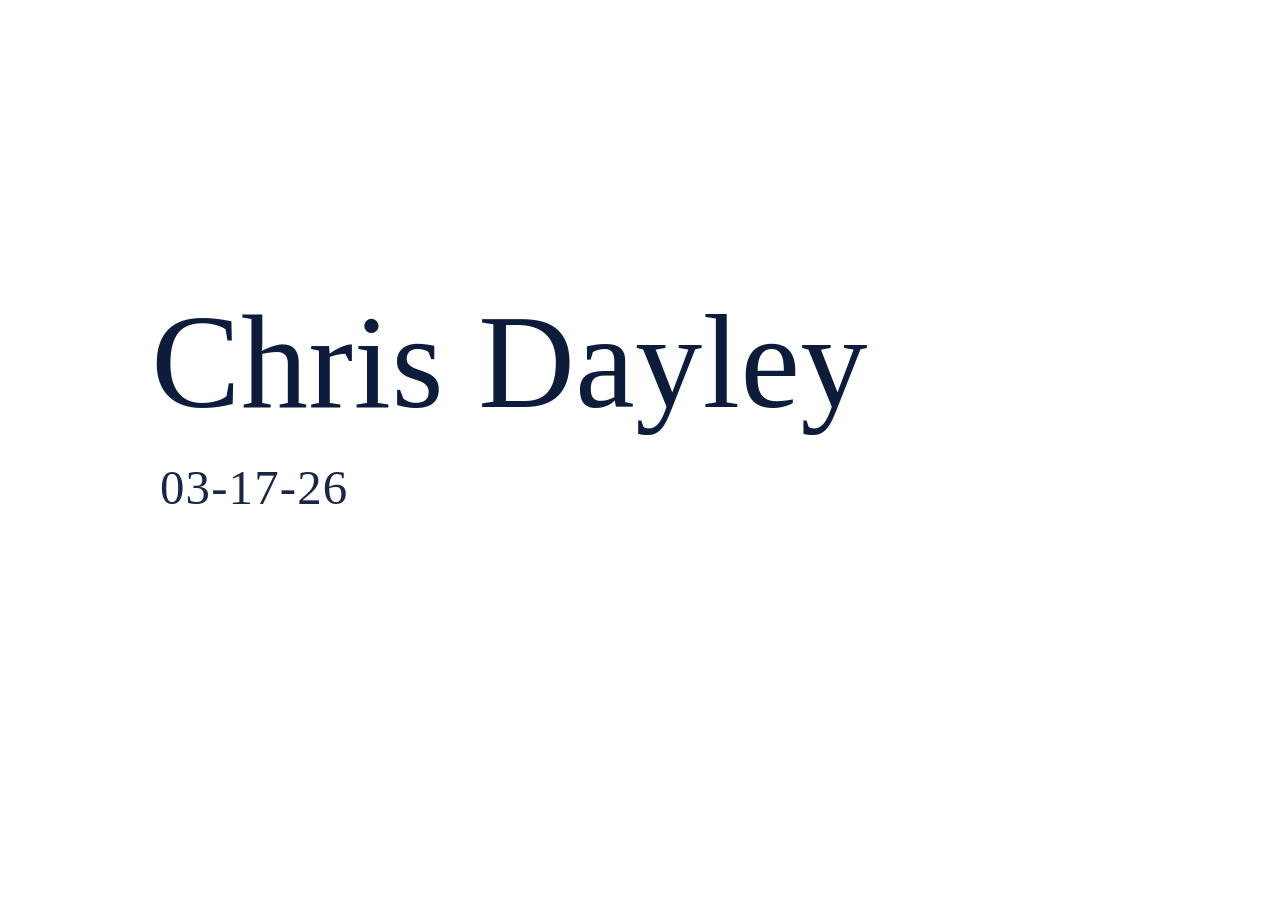
<file: pages/signatures/chris-dayley-03-17-26/index.html>
<!doctype html><html><head><meta charset="utf-8"><meta name="viewport" content="width=device-width,initial-scale=1"><title>Chris Dayley Signature 03-17-26</title><style>html,body{margin:0;background:#fff}img{display:block;max-width:100%;height:auto;margin:0 auto}</style></head><body><img src="./index.svg" alt="Chris Dayley signature 03-17-26"></body></html>
</file>
<file: pages/dorai-home-cro/styles.css>
*{box-sizing:border-box}body{margin:0;font-family:Inter,system-ui,-apple-system,Segoe UI,Roboto,sans-serif;background:#f8fafc;color:#0f172a}h1,h2,h3{margin:0 0 .6rem}p{margin:.25rem 0;line-height:1.5}.wrap{max-width:1120px;margin:0 auto;padding:0 20px}.hero{background:linear-gradient(120deg,#0f172a,#1d4ed8);padding:64px 0 56px;color:#fff}.eyebrow{text-transform:uppercase;letter-spacing:.12em;font-size:.78rem;opacity:.85}.hero h1{font-size:2.2rem}.sub{max-width:760px;opacity:.9}main section{margin:40px 0}.cards{display:grid;grid-template-columns:1fr;gap:14px}.cards.two{grid-template-columns:repeat(2,minmax(0,1fr))}.cards.three{grid-template-columns:repeat(3,minmax(0,1fr))}.card{background:#fff;border:1px solid #e2e8f0;border-radius:14px;padding:16px;box-shadow:0 2px 10px rgba(15,23,42,.05)}.gallery{display:grid;grid-template-columns:repeat(2,minmax(0,1fr));gap:14px}.gallery figure{margin:0;background:#fff;border:1px solid #e2e8f0;border-radius:12px;overflow:hidden}.gallery img{display:block;width:100%;height:auto}.gallery figcaption{padding:10px 12px;font-size:.9rem;color:#334155}.impact .big{background:#ecfeff;border:1px solid #bae6fd;padding:14px;border-radius:12px;font-size:1.1rem}.plan .price{font-size:1.4rem;font-weight:800}.highlight{border-color:#3b82f6;box-shadow:0 8px 22px rgba(59,130,246,.16)}ul{margin:.4rem 0 0;padding-left:1rem}.footer{text-align:center;padding:10px 0 56px;color:#1e3a8a}@media (max-width:920px){.cards.two,.cards.three,.gallery{grid-template-columns:1fr}.hero h1{font-size:1.75rem}}
</file>
